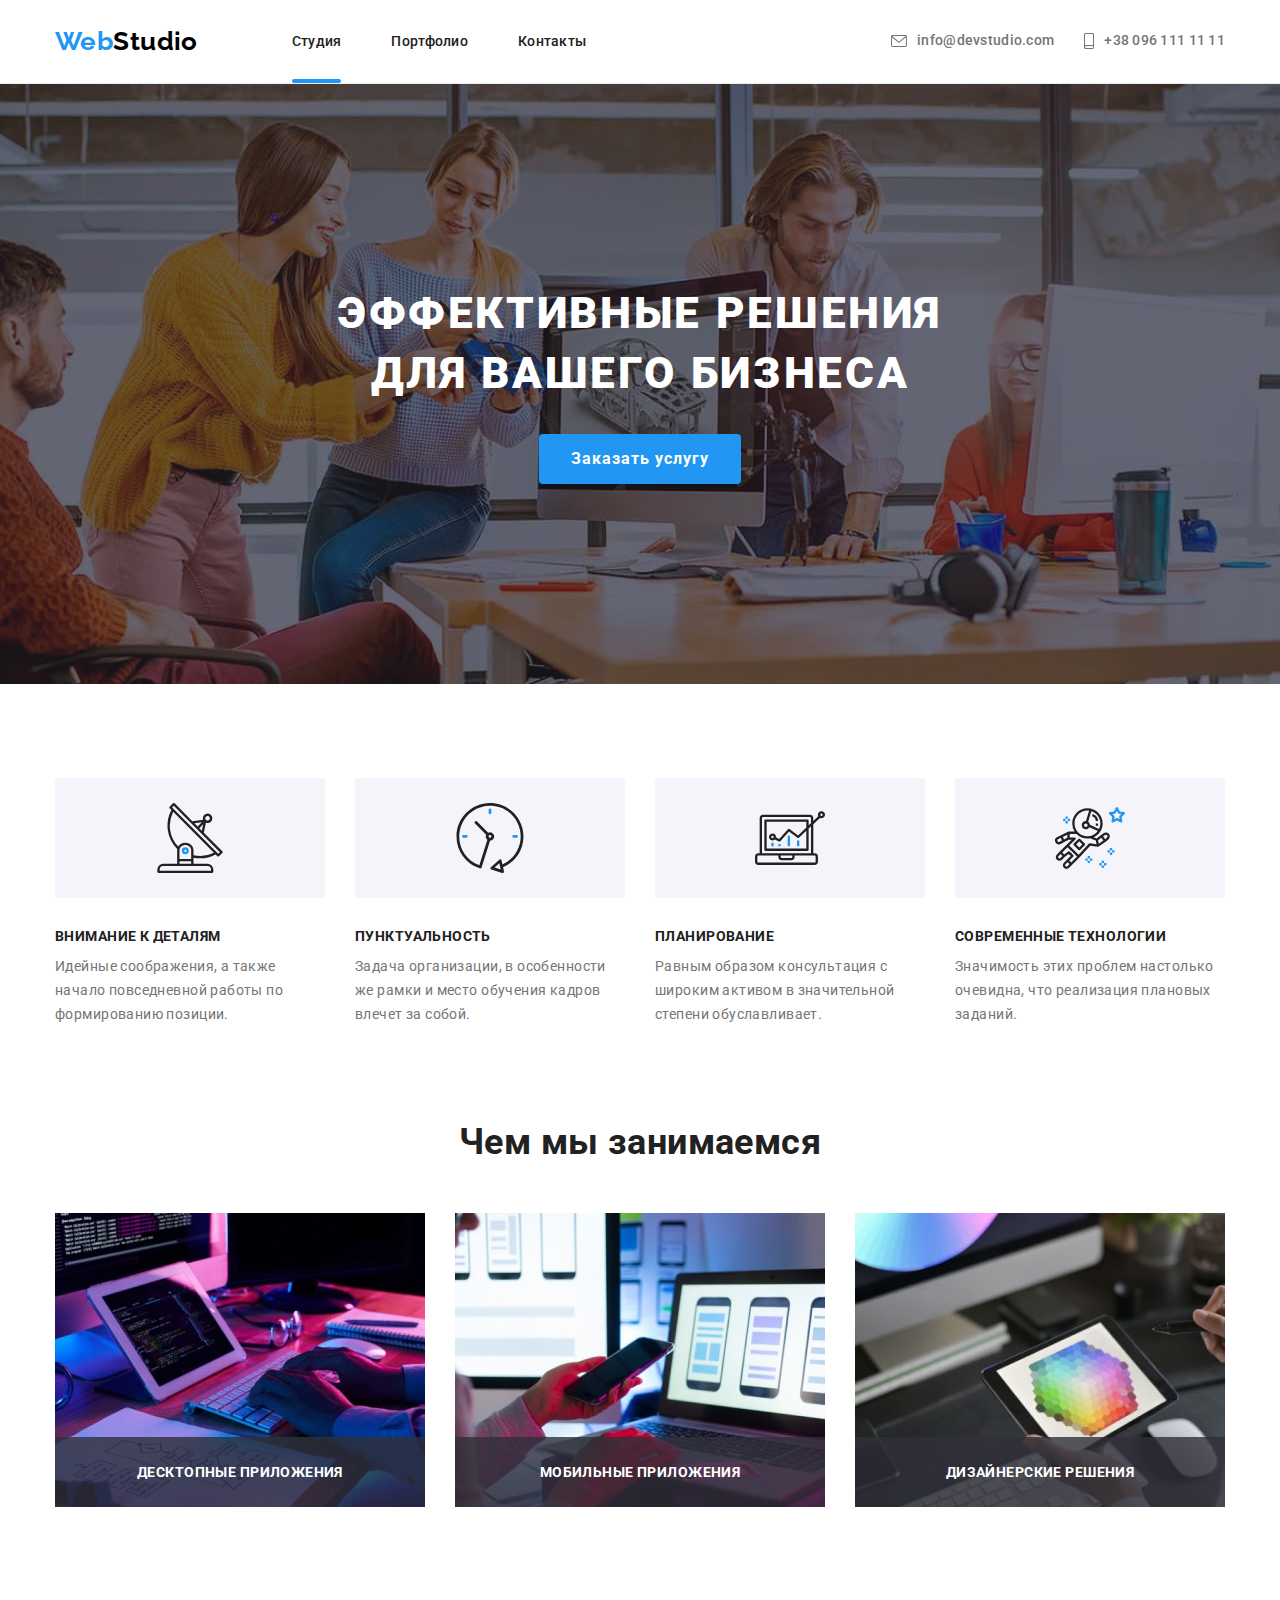
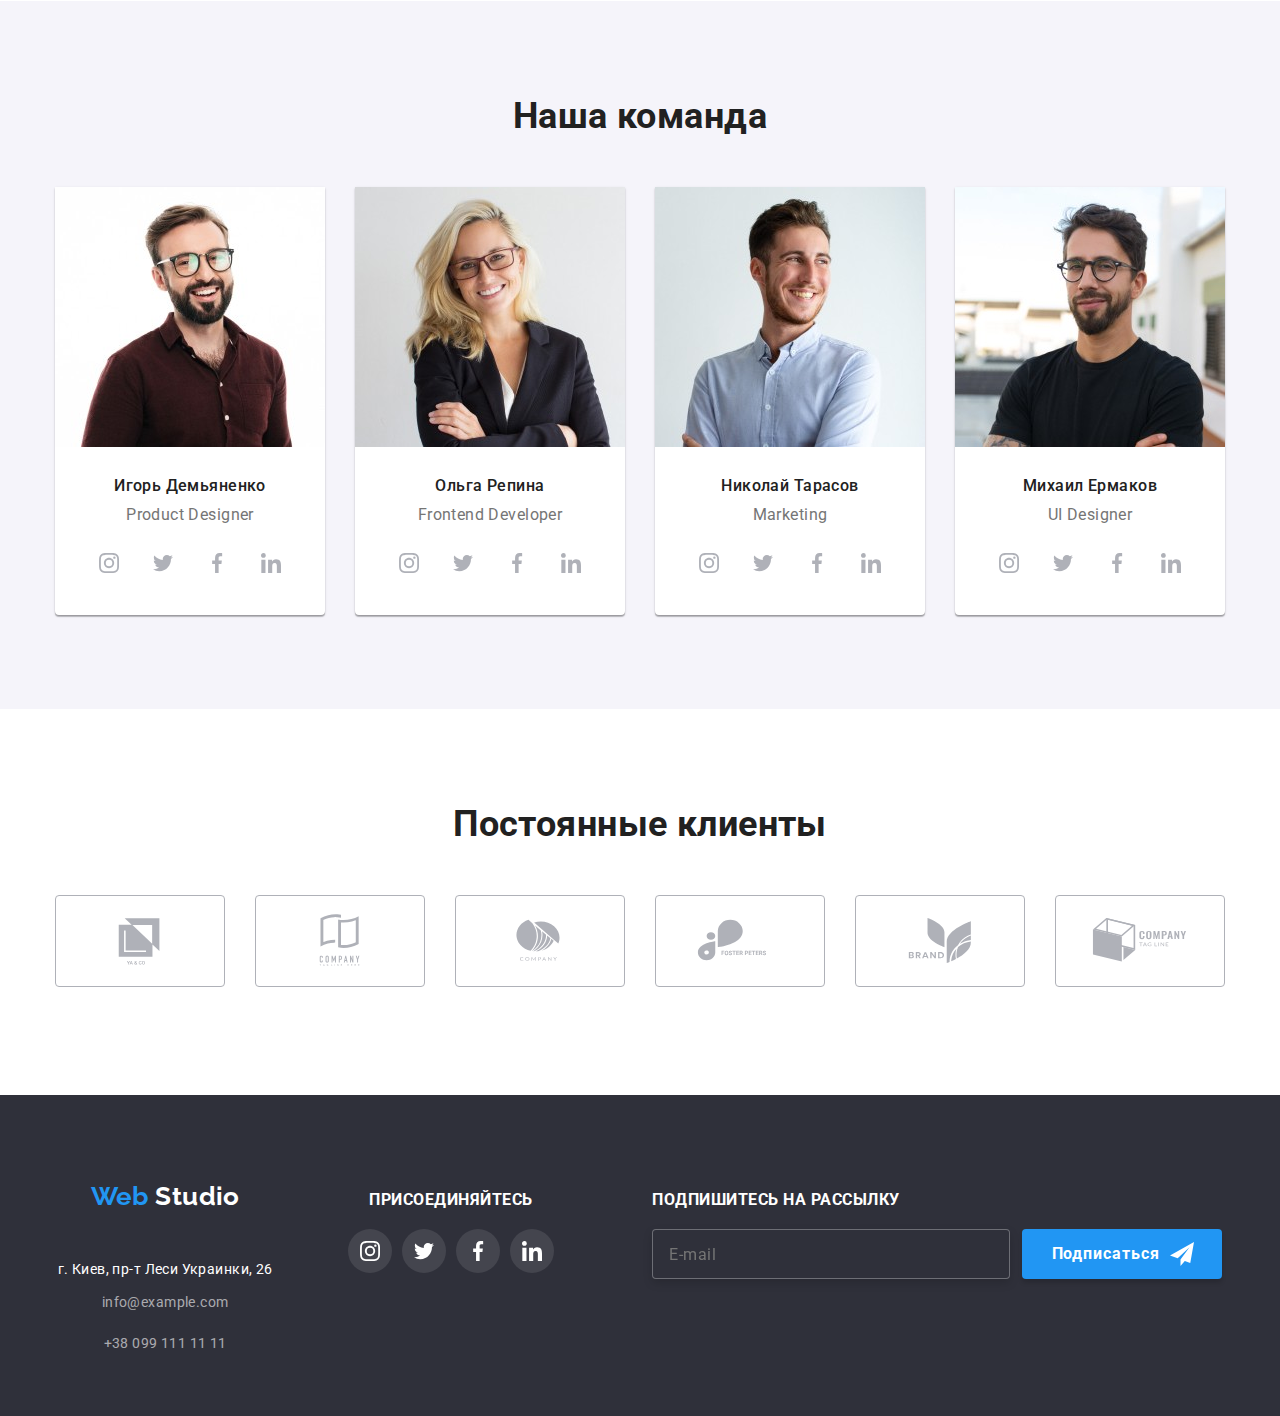
<file: index.html>
<!DOCTYPE html>
<html lang="en">

<head>
    <meta charset="UTF-8">
    <meta http-equiv="X-UA-Compatible" content="IE=edge">
    <meta name="viewport" content="width=device-width, initial-scale=1.0">
    <title>WebStudio</title>
    <link rel="preconnect" href="https://fonts.googleapis.com">
    <link rel="preconnect" href="https://fonts.gstatic.com" crossorigin>
    <link
        href="https://fonts.googleapis.com/css2?family=Raleway:wght@700&family=Roboto:wght@400;500;700;900&display=swap"
        rel="stylesheet">

    <link rel="stylesheet" href="https://cdn.jsdelivr.net/npm/modern-normalize@1.1.0/modern-normalize.min.css" />
    
    <link rel="stylesheet" href="./css/main.min.css">
    <link rel="stylesheet" href="./css/styles.css">
    

</head>

<body data-body>
<header class="page-heder">
    <div class="container heder">
        <nav class="main-nav">
            <a class="heder-logo logo" href="./index.html" aria-label="Посилання на студію" lang="en">Web<span
                    class="studio">Studio</span></a>
            <ul class="site-nav list">
                <li class="item studio-hover"><a href="./index.html" class="link current" aria-label="Studio_link">Студия</a></li>
                <li class="item "><a href="./portfolio.html" class="link " aria-label="Portfolio_link">Портфолио</a></li>
                <li class="item"><a href="" class="link">Контакты</a></li>
            </ul>
        </nav>

        <button class="mobile-menu-btn" type="button" aria-label="menu button" data-menu-button>
            <svg class="mobile-menu-icon" width="24" height="16">
                <use class="mobile-menu-burger" href="./images/icons.svg#icon-menu" aria-label="open menu"></use>
                <use class="mobile-menu-close" href="./images/icons.svg#icon-close-menu" aria-label="close menu"></use>
            </svg>
        </button>
        
        <div class="heder-contacts">
            <ul class="contacts list">
                <li class="item">
                    <a href="mailto:info@devstudio.com" class="contacts-link" aria-label="mail-adress">
                        <svg class="envelope" width="16" height="12">
                            <use href="./images/icons.svg#icon-envelope"></use>
                        </svg>info@devstudio.com</a>
                </li>
                <li class="item">
                    <a href="tel:+380961111111" class="contacts-link" aria-label="phone_number">
                        <svg class="smartphone" width="10" height="16">
                            <use href="./images/icons.svg#icon-smartphone"></use>
                        </svg> +38 096 111 11 11</a>
                </li>
            </ul>
        </div>
       
    </div>
</header>

    <main>
        <section class="hero overlay">
            <div class="hero__container container">
                <h1 class="hero__title">Эффективные решения для вашего бизнеса </h1>
                <button  class="hero__button btn" type="button" aria-label="button order" data-modal-open>Заказать услугу </button>
            </div>
        </section>
         <section class=" specialty">
            <div class="container specialty__conteiner">
                <h2 class="section-title specialty__h-hidden"> Основные критерии</h2>
                <ul class="list specialty__list">
                    <li class="specialty__items ">
                        <div class="specialty__icon">
                            <svg width="70" height="70">
                                <use href="./images/icons.svg#icon-antenna"></use>
                            </svg>
                        </div>
                        <h3 class="specialty__title">Внимание к деталям</h3>
                        <p class="specialty__text">Идейные соображения, а также начало повседневной работы по формированию
                            позиции.</p>
                    </li>
                    <li class="specialty__items ">
                        <div class="specialty__icon">
                            <svg width="70" height="70">
                                <use href="./images/icons.svg#icon-clock"></use>
                            </svg>
                        </div>
                        <h3 class="specialty__title">Пунктуальность</h3>
                        <p class="specialty__text">Задача организации, в особенности же рамки и место обучения кадров влечет за
                            собой.</p>
                    </li>
                    <li class="specialty__items ">
                        <div class="specialty__icon">
                            <svg width="70" height="70">
                                <use href="./images/icons.svg#icon-diagram"></use>
                            </svg>
                        </div>
                        <h3 class="specialty__title">Планирование</h3>
                        <p class="specialty__text">Равным образом консультация с широким активом в значительной степени
                            обуславливает.</p>
                    </li>
                    <li class="specialty__items ">
                        <div class="specialty__icon">
                            <svg width="70" height="70">
                                <use href="./images/icons.svg#icon-astronaut"></use>
                            </svg>
                        </div>
                        <h3 class="specialty__title">Современные технологии</h3>
                        <p class="specialty__text">Значимость этих проблем настолько очевидна, что реализация плановых заданий.
                        </p>
                    </li>
                </ul>
            </div>
        </section> 
       <section class="work section ">
            <div class="work__container container">
                <h2 class="work__title section-title">Чем мы занимаемся</h2>
                <ul class="list work__list ">
                    <li class="work__item ">
                        <img class="work__img" src="./images/work/img01lg.jpg" alt="отображена работа над файлом-html" width="370">
                        <p class="work__text"> Десктопные приложения</p>
                    </li>
                    <li class="work__item  ">
                        <img class="work__img" src="./images/work/img02lg.jpg"
                            alt="отображена работа с гаджетами (телефон+ноутбук)" width="370">
                        <p class="work__text"> Мобильные приложения</p>
                       
                    </li>
                    <li class="work__item  ">
                        <img class="work__img" src="./images/work/img03lg.jpg" alt="на планшете отображена палитра тонов" width="370">
                        <p class="work__text"> Дизайнерские решения</p>
                    </li>
                </ul>
            </div>
        </section> 
        <section class="section section-team">
            <div class="team container">
                <h2 class="team__title section-title">Наша команда </h2>
                <ul class="team-list card-set list">
                    <li class="team-list__item card-set-item">
                        <picture>
                            <source 
                                media="(min-width: 1200px)"
                                srcset="./images/team/img01lg.jpg 1x, ./images/team/img01lg@2x.jpg 2x" 
                                type="image/jpg" />
                            <source 
                                media="(min-width: 768px)"
                                srcset="./images/team/img01md.jpg 1x, ./images/team/img01md@2x.jpg 2x" 
                                type="image/jpg" />
                            <source 
                                media="(max-width: 767px)"
                                srcset="./images/team/img-01sm.jpg 1x, ./images/team/img-01sm@2x.jpg 2x" 
                                type="image/jpg" />
                            <img class="team-list__img" src="./images/team/img-01sm.jpg" alt="team member card 1 " width="450">
                        </picture>

                        <div class="team-list__label">
                            <h3 class="team-list__title">Игорь Демьяненко</h3>
                            <p class="team-list__text" lang="en">Product Designer</p>
                            <ul class="social-media list">
                                <li class="list social-media__item">
                                    <a class="social-media__link " href="" target="_blank" rel="noopener noreferrer" aria-label="instagram">
                                        <svg class="social-media__icon" width="20" height="20">
                                            <use href="./images/icons.svg#icon-instagram"></use>
                                        </svg>
                                    </a>
                            
                                </li>
                                <li class="list social-media__item">
                                    <a class="social-media__link " href="" target="_blank" rel="noopener noreferrer" aria-label="twitter">
                                        <svg class="social-media__icon" width="20" height="20">
                                            <use href="./images/icons.svg#icon-twitter"></use>
                                        </svg>
                                    </a>
                            
                                </li>
                                <li class="list social-media__item">
                                    <a class="social-media__link " href="" target="_blank" rel="noopener noreferrer" aria-label="facebook">
                                        <svg class="social-media__icon" width="20" height="20">
                                            <use href="./images/icons.svg#icon-facebook"></use>
                                        </svg>
                                    </a>
                                </li>
                                <li class="list social-media__item">
                                    <a class="social-media__link " href="" target="_blank" rel="noopener noreferrer" aria-label="linkedin">
                                        <svg class="social-media__icon" width="20" height="20">
                                            <use href="./images/icons.svg#icon-linkedin"></use>
                                        </svg>
                                    </a>
                                </li>
                            </ul>
                        </div>

                    </li>
                    <li class="team-list__item card-set-item">
                        <picture>
                            <source 
                             media="(min-width: 1200px)" 
                             srcset="./images/team/img02lg.jpg 1x, ./images/team/img02lg@2x.jpg 2x"
                             type="image/jpg" />
                            <source 
                             media="(min-width: 768px)" 
                             srcset="./images/team/img02md.jpg 1x, ./images/team/img02md@2x.jpg 2x"
                             type="image/jpg" />
                            <source 
                             media="(max-width: 767px)" 
                             srcset="./images/team/img-02sm.jpg 1x, ./images/team/img-02sm@2x.jpg 2x"
                             type="image/jpg" />
                            <img class="team-list__img" src="./images/team/img-02sm.jpg" alt="team member card 2" width="450">
                        </picture>
                        
                        <div class="team-list__label">
                            <h3 class="team-list__title">Ольга Репина</h3>
                            <p class="team-list__text" lang="en">Frontend Developer</p>
                            <ul class="social-media list">
                                <li class="list social-media__item">
                                    <a class="social-media__link " href="" target="_blank" rel="noopener noreferrer" aria-label="instagram">
                                        <svg class="social-media__icon" width="20" height="20">
                                            <use href="./images/icons.svg#icon-instagram"></use>
                                        </svg>
                                    </a>
                            
                                </li>
                                <li class="list social-media__item">
                                    <a class="social-media__link " href="" target="_blank" rel="noopener noreferrer" aria-label="twitter">
                                        <svg class="social-media__icon" width="20" height="20">
                                            <use href="./images/icons.svg#icon-twitter"></use>
                                        </svg>
                                    </a>
                            
                                </li>
                                <li class="list social-media__item">
                                    <a class="social-media__link " href="" target="_blank" rel="noopener noreferrer" aria-label="facebook">
                                        <svg class="social-media__icon" width="20" height="20">
                                            <use href="./images/icons.svg#icon-facebook"></use>
                                        </svg>
                                    </a>
                                </li>
                                <li class="list social-media__item">
                                    <a class="social-media__link " href="" target="_blank" rel="noopener noreferrer" aria-label="linkedin">
                                        <svg class="social-media__icon" width="20" height="20">
                                            <use href="./images/icons.svg#icon-linkedin"></use>
                                        </svg>
                                    </a>
                                </li>
                            </ul>
                        </div>

                    </li>
                    <li class="team-list__item card-set-item">
                        <picture>
                            <source 
                            media="(min-width: 1200px)" 
                            srcset="./images/team/img03lg.jpg 1x, ./images/team/img03lg@2x.jpg 2x"
                            type="image/jpg" />
                            <source 
                            media="(min-width: 768px)" 
                            srcset="./images/team/img03md@2x.jpg 1x, ./images/team/img02md@2x.jpg 2x"
                            type="image/jpg" />
                            <source 
                            media="(max-width: 767px)" 
                            srcset="./images/team/img-03sm.jpg 1x, ./images/team/img-03sm@2x.jpg 2x"
                            type="image/jpg" />
                            <img class="team-list__img" src="./images/team/img-03sm.jpg" alt="team member card 3" width="450">
                        </picture>
                        
                        <div class="team-list__label">
                            <h3 class="team-list__title">Николай Тарасов</h3>
                            <p class="team-list__text" lang="en">Marketing</p>
                            <ul class="social-media list">
                                <li class="list social-media__item">
                                    <a class="social-media__link " href="" target="_blank" rel="noopener noreferrer" aria-label="instagram">
                                        <svg class="social-media__icon" width="20" height="20">
                                            <use href="./images/icons.svg#icon-instagram"></use>
                                        </svg>
                                    </a>
                            
                                </li>
                                <li class="list social-media__item">
                                    <a class="social-media__link " href="" target="_blank" rel="noopener noreferrer" aria-label="twitter">
                                        <svg class="social-media__icon" width="20" height="20">
                                            <use href="./images/icons.svg#icon-twitter"></use>
                                        </svg>
                                    </a>
                            
                                </li>
                                <li class="list social-media__item">
                                    <a class="social-media__link " href="" target="_blank" rel="noopener noreferrer" aria-label="facebook">
                                        <svg class="social-media__icon" width="20" height="20">
                                            <use href="./images/icons.svg#icon-facebook"></use>
                                        </svg>
                                    </a>
                                </li>
                                <li class="list social-media__item">
                                    <a class="social-media__link " href="" target="_blank" rel="noopener noreferrer" aria-label="linkedin">
                                        <svg class="social-media__icon" width="20" height="20">
                                            <use href="./images/icons.svg#icon-linkedin"></use>
                                        </svg>
                                    </a>
                                </li>
                            </ul>
                        </div>

                    </li>
                    <li class="team-list__item card-set-item">
                        <picture>
                            <source 
                            media="(min-width: 1200px)" 
                            srcset="./images/team/img04lg.jpg 1x, ./images/team/img04lg@2x.jpg 2x"
                            type="image/jpg" />
                            <source 
                            media="(min-width: 768px)" 
                            srcset="./images/team/img04md.jpg 1x, ./images/team/img04md@2x.jpg 2x"
                            type="image/jpg" />
                            <source 
                            media="(max-width: 767px)" 
                            srcset="./images/team/img-04sm.jpg 1x, ./images/team/img-04sm@2x.jpg 2x"
                            type="image/jpg" />
                        <img class="team-list__img" src="./images/team/img-04sm.jpg" alt="team member card 4" width="450">
                        </picture>
                        
                        <div class="team-list__label">
                            <h3 class="team-list__title">Михаил Ермаков</h3>
                            <p class="team-list__text" lang="en">UI Designer </p>
                            <ul class="social-media list">
                                <li class="list social-media__item">
                                    <a class="social-media__link " href="" target="_blank" rel="noopener noreferrer" aria-label="instagram">
                                        <svg class="social-media__icon" width="20" height="20">
                                            <use href="./images/icons.svg#icon-instagram"></use>
                                        </svg>
                                    </a>
                            
                                </li>
                                <li class="list social-media__item">
                                    <a class="social-media__link " href="" target="_blank" rel="noopener noreferrer" aria-label="twitter">
                                        <svg class="social-media__icon" width="20" height="20">
                                            <use href="./images/icons.svg#icon-twitter"></use>
                                        </svg>
                                    </a>
                            
                                </li>
                                <li class="list social-media__item">
                                    <a class="social-media__link " href="" target="_blank" rel="noopener noreferrer" aria-label="facebook">
                                        <svg class="social-media__icon" width="20" height="20">
                                            <use href="./images/icons.svg#icon-facebook"></use>
                                        </svg>
                                    </a>
                                </li>
                                <li class="list social-media__item">
                                    <a class="social-media__link " href="" target="_blank" rel="noopener noreferrer" aria-label="linkedin">
                                        <svg class="social-media__icon" width="20" height="20">
                                            <use href="./images/icons.svg#icon-linkedin"></use>
                                        </svg>
                                    </a>
                                </li>
                            </ul>
                        </div>

                    </li>
                </ul>
            </div>
        </section>

    <section class="clients section">
            <div class="clients__container container">
                <h2 class="clients__title section-title ">Постоянные клиенты</h2>
                <ul class="clients__items">
                    <li class="list clients__item">
                        <svg class="clients__icon" width="106" height="60">
                            <use href="./images/icons.svg#icon-logo"></use>
                        </svg>
                       
                    </li>
                    <li class="list clients__item">
                        <svg class="clients__icon" width="106" height="60">
                            <use href="./images/icons.svg#icon-logo-1"></use>
                        </svg>
                    </li>
                    <li class="list clients__item">
                        <svg class="clients__icon" width="106" height="60">
                            <use href="./images/icons.svg#icon-logo-2"></use>
                        </svg>
                    </li>
                    <li class="list clients__item">
                        <svg class="clients__icon" width="106" height="60">
                            <use href="./images/icons.svg#icon-logo-3"></use>
                        </svg>
                    </li>
                    <li class="list clients__item">
                        <svg class="clients__icon" width="106" height="60">
                            <use href="./images/icons.svg#icon-logo-4"></use>
                        </svg>
                    </li>
                    <li class="list clients__item">
                        <svg class="clients__icon" width="106" height="60">
                            <use href="./images/icons.svg#icon-logo-6"></use>
                        </svg>
                    </li>
                </ul>
            </div>
        
        </section>
    </main>

 <footer class="page-footer">
        <div class="container container-footer">
            <div class="address-container">
                <a class="logo footer-logo" href="./index.html" aria-label="Studio_link" lang="en">Web
                    <span class="footer-studio">Studio</span></a>
                <address class="address-text">
                    <div class="address-box">
                        <ul class="list address-list">
                            <li class="google-address">
                                <a href="https://www.google.com.ua/maps/place/бул.+Леси+Украинки,+26,+Киев,+Украина"
                                    class="address-link" aria-label="google_address">г.
                                    Киев, пр-т Леси
                                    Украинки, 26</a>
                            </li>
                            <li class="mail-adress"><a href="mailto:info@example.com " class="link-footer" aria-label="mail-adress">info@example.com</a>
                            </li>
                            <li class="tel-number"><a href="tel:+380991111111" class="link-footer" aria-label="phone_number"> +38 099 111 11 11 </a></li>
                        </ul>
                    </div>
                
                </address>
            </div>
           
            <div class="social">
                <h3 class="title">присоединяйтесь</h3>
                <ul class="social-media list">
                    <li class="list social-media__item">
                        <a class="social-media__link social-footer link" href="" target="_blank" rel="noopener noreferrer" aria-label="instagram">
                            <svg class="social-icon" width="20" height="20">
                                <use href="./images/icons.svg#icon-instagram"></use>
                            </svg>
                        </a>
                
                    </li>
                    <li class="list social-media__item">
                        <a class="social-media__link social-footer link" href="" target="_blank" rel="noopener noreferrer" aria-label="twitter">
                            <svg class="social-icon" width="20" height="20">
                                <use href="./images/icons.svg#icon-twitter"></use>
                            </svg>
                        </a>
                
                    </li>
                    <li class="list social-media__item">
                        <a class="social-media__link social-footer link" href="" target="_blank" rel="noopener noreferrer" aria-label="facebook">
                            <svg class="social-icon" width="20" height="20">
                                <use href="./images/icons.svg#icon-facebook"></use>
                            </svg>
                        </a>
                    </li>
                    <li class="list social-media__item">
                        <a class="social-media__link social-footer link" href="" target="_blank" rel="noopener noreferrer" aria-label="linkedin">
                            <svg class="social-icon" width="20" height="20">
                                <use href="./images/icons.svg#icon-linkedin"></use>
                            </svg>
                        </a>
                    </li>
                </ul>
            
            </div>
            <form class="subscription">
                 
                <div class="input-mail">
                    <h3 class="title"> Подпишитесь на рассылку</h3>
                    <label for="mail"></label>
                    <input class="mail-in" type="email" name="email" id="mail" placeholder="E-mail">
                </div>

                <button class="btn subscription-btn" type="submit">Подписаться<svg class="svg-send" width="24" height="24" aria-label="button sign_up">
                        <use href="./images/icons.svg#icon-icon-send"></use>
                    </svg></button>
            </form>
           
            </div>
           
       
    </footer>


    <!--мобільне menu-->
   <div class="mobile-menu" data-menu>
    <ul class="mobile-menu-nav list">
     <li class="mobile-menu-nav-item link">
        <a class="menu-nav-item current" href="./index.html" aria-label="Studio_link">Студия</a></li>
     <li class="mobile-menu-nav-item link">
        <a class="menu-nav-item" href="./portfolio.html" aria-label="Portfolio_link">Портфолио</a></li>
     <li class="mobile-menu-nav-item link">
        <a class="menu-nav-item" href="" aria-label="contacts_link">Контакты</a></li>
    </ul>
              
    <ul class="mobile-menu-contacts list">
     <li class="mobile-menu-contacts-item link">
        <a class="menu-contacts-tel" href="tel:+380961111111" aria-label="phone_number">+38 096 111 11 11</a>
     </li>
     <li class="mobile-menu-contacts-item link">
        <a class="menu-contacts-mail" href="mailto:info@devstudio.com" aria-label="mail-adress">info@devstudio.com</a>
     </li>
    </ul>
   
    <ul class="mobile-menu-socials list">
     <li class="mobile-menu-socials-item link">
        <a class="menu-socials-item" href="" aria-label="instagram">Instagram</a>
     </li>
     <li class="mobile-menu-socials-item link">
        <a class="menu-socials-item" href="" aria-label="twitter">Twitter</a>
     </li>
     <li class="mobile-menu-socials-item link">
        <a class="menu-socials-item" href="" aria-label="facebook">Facebook</a>
     </li>
     <li class="mobile-menu-socials-item link">
        <a class="menu-socials-item" href="" aria-label="linkedin">LinkedIn</a>
     </li>
    </ul>
                    
   </div>

    <!--модальне вікно-->
     <div class="backdrop is-hidden" data-modal> 
        <div class="modal">
            <button  class="modal-close-btn" type="button" aria-label="modal-close-button" data-modal-close>
                <svg class="close-btn" width="11" height="11">
                    <use href="./images/icons.svg#icon-close"></use>
                </svg>
            </button>

            <form class="application-form">
             <strong class="slogan">Оставьте свои данные, мы вам перезвоним</strong>
             <div class="contact-box">
                <div class="name data">
                    <label class="text-label" for="name" >Имя</label>
                    <input class="inputs" type="text" name="name" id="name">
                    <svg class="contacts-svg" width="12px" height="12px">
                        <use href="./images/icons.svg#icon-vector-name"></use>
                    </svg>
                </div>
                <div class="tel data">
                    <label class="text-label" for="tel">Телефон</label>
                    <input class="inputs" type="tel" name="phone_number" id="tel">
                    <svg class="contacts-svg" width="13px" height="13px">
                        <use href="./images/icons.svg#icon-vector-tel"></use>
                    </svg>
                </div>
                <div class="email data">
                    <label class="text-label" for="email">Почта</label>
                    <input class="inputs" type="email" name="email" id="email">
                    <svg class="contacts-svg" width="15px" height="12px">
                        <use href="./images/icons.svg#icon-vector-mail"></use>
                    </svg>
                </div>
                <div class="coment data">
                    <label class="text-label" for="coment">Комментарий</label>
                    <textarea class="inputs input-coment" name="coment" id="coment" cols="30" rows="3" placeholder="Введите текст"></textarea>
                </div>
             </div>
            
            <div class="checkbox">
            <input class="checkbox-input visually-hidden" type="checkbox" 
                   name="checkbox" id="checkbox" >
            <span class="checkbox-custom">
            <svg class="checkbox-icon" width="11px" height="8px" >
                <use href="./images/icons.svg#icon-vector-check"></use>
            </svg>
            </span>
            <label class="text-check" for="checkbox">Соглашаюсь с рассылкой и принимаю 
                          <a class="check-link" href="" aria-label="agreement">Условия договора</a> 
            </label>
            </div>
             
             <button class="btn application-btn" type="submit" aria-label="button-send">Отправить</button>
            </form>
                
            
        </div>
    </div> 

    <script src="./js/modal.js"></script>
    <script src="./js/menu.js"></script>
</body>

</html>
</file>
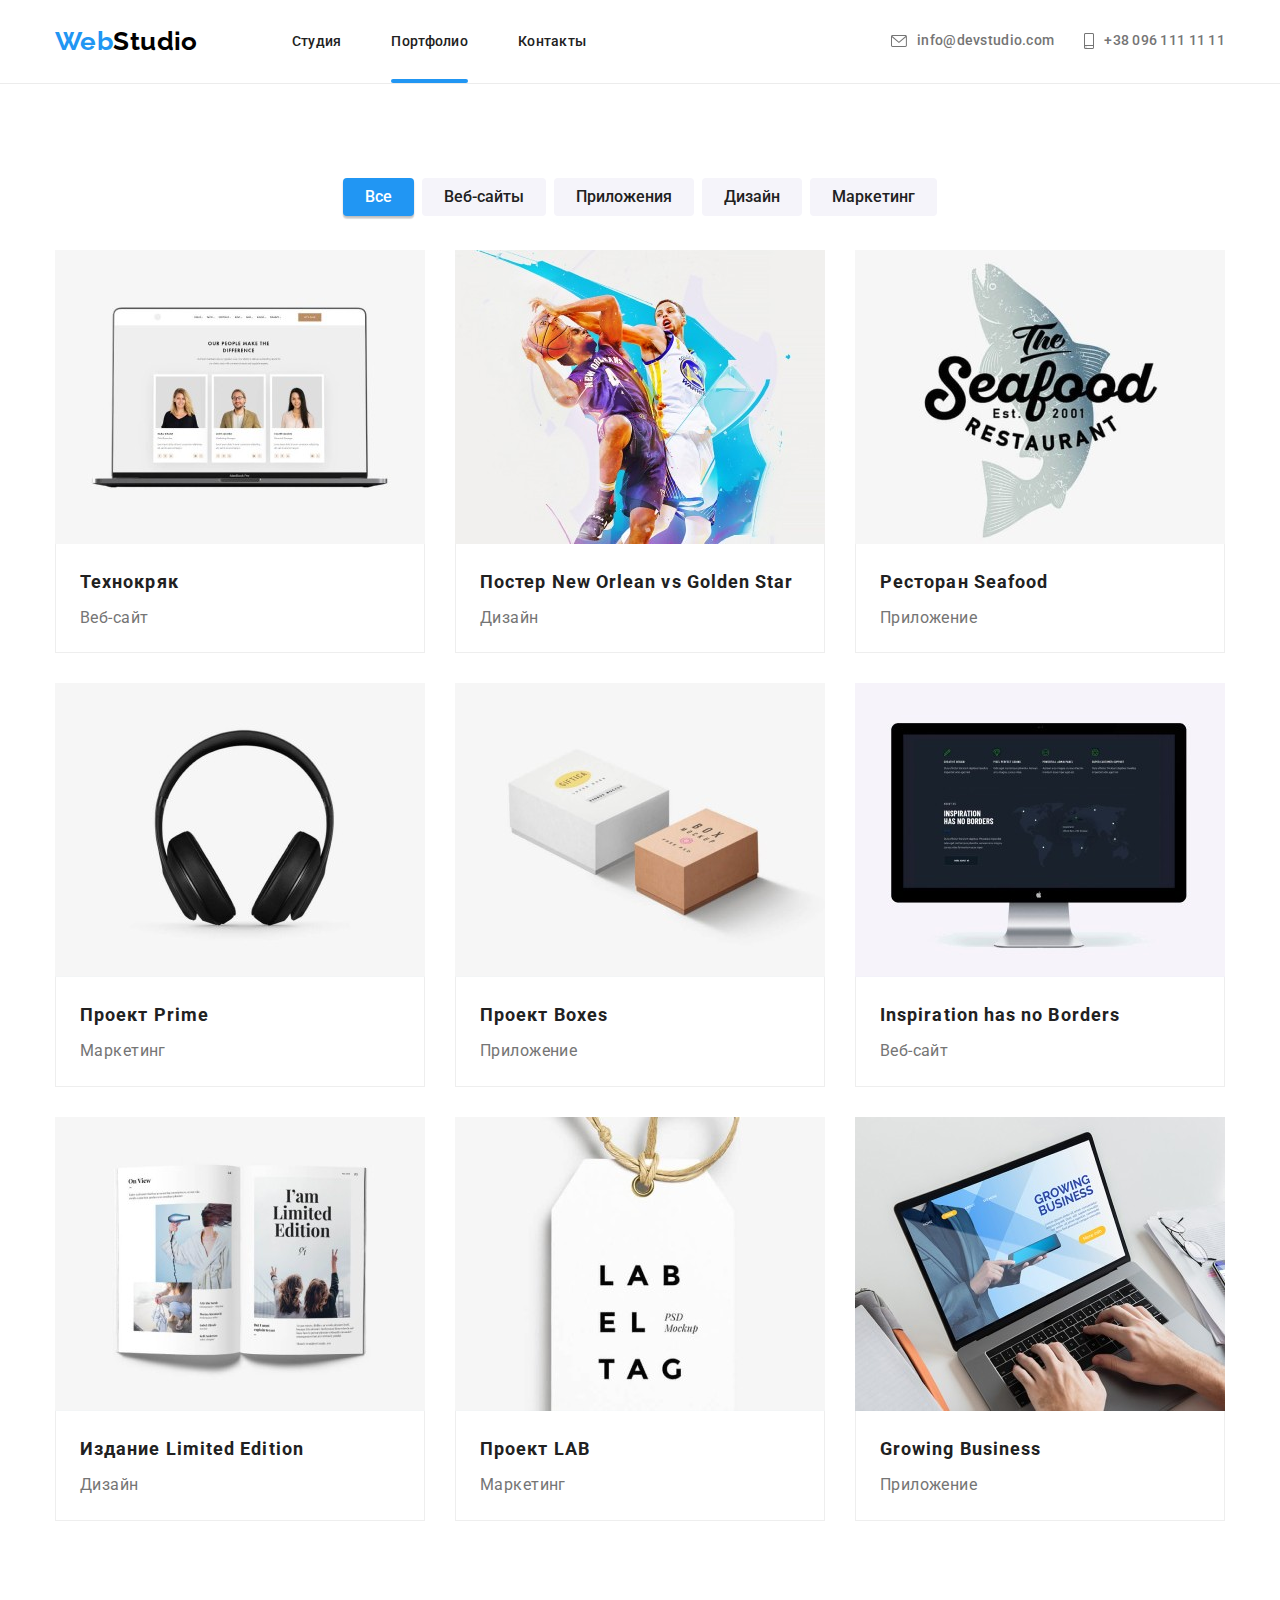
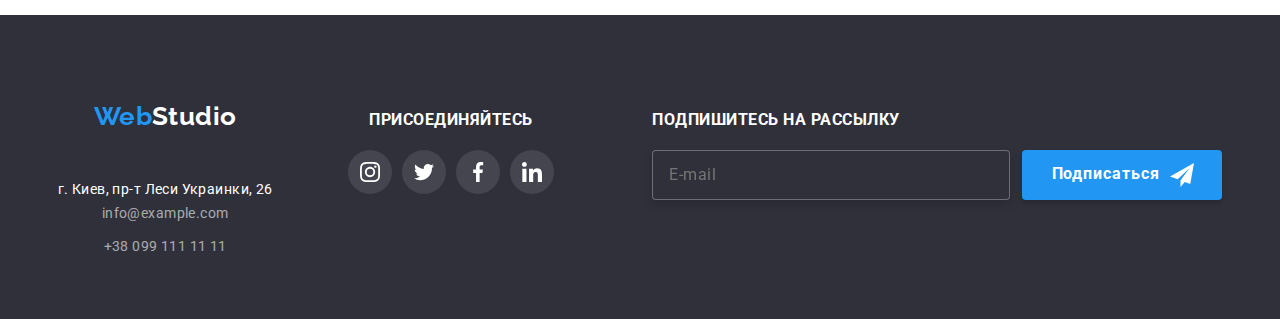
<file: portfolio.html>
<!DOCTYPE html>
<html lang="en">

<head>
  <meta charset="UTF-8">
  <meta http-equiv="X-UA-Compatible" content="IE=edge">
  <meta name="viewport" content="width=device-width, initial-scale=1.0">
  <title>WebStudio</title>
  <link rel="preconnect" href="https://fonts.googleapis.com">
  <link rel="preconnect" href="https://fonts.gstatic.com" crossorigin>
  <link href="https://fonts.googleapis.com/css2?family=Raleway:wght@700&family=Roboto:wght@400;500;700;900&display=swap"
    rel="stylesheet">

  <link rel="stylesheet" href="https://cdn.jsdelivr.net/npm/modern-normalize@1.1.0/modern-normalize.min.css" />
  
  <link rel="stylesheet" href="./css/main.min.css">
  <link rel="stylesheet" href="./css/styles.css">
 
  
</head> 

<body>
<header class="page-heder">
  <div class="container heder">
    <nav class="main-nav">
      <a class="heder-logo logo" href="./index.html" aria-label="Studio_link" lang="en">Web<span
          class="studio">Studio</span></a>
      <ul class="site-nav list">
        <li class="item "><a href="./index.html" class="link " aria-label="Studio_link">Студия</a></li>
        <li class="item studio-hover"><a href="./portfolio.html" class="link current" aria-label="Portfolio_link">Портфолио</a></li>
        <li class="item"><a href="" class="link" aria-label="contacts-link">Контакты</a></li>
      </ul>
    </nav>

    <button class="mobile-menu-btn" type="button" aria-label="menu button" data-menu-button>
      <svg class="mobile-menu-icon" width="24" height="16">
        <use class="mobile-menu-burger" href="./images/icons.svg#icon-menu"></use>
        <use class="mobile-menu-close" href="./images/icons.svg#icon-close-menu"></use>
      </svg>
    </button>

        <div class="heder-contacts">
          <ul class="contacts list">
            <li class="item">
              <a href="mailto:info@devstudio.com" class="contacts-link" aria-label="mail-adress">
                <svg class="envelope" width="16" height="12">
                  <use href="./images/icons.svg#icon-envelope"></use>
                </svg>info@devstudio.com</a>
            </li>
            <li class="item">
              <a href="tel:+380961111111" class="contacts-link" aria-label="phone_number">
                <svg class="smartphone" width="10" height="16">
                  <use href="./images/icons.svg#icon-smartphone"></use>
                </svg> +38 096 111 11 11</a>
            </li>
          </ul>
        </div>

  </div>
</header>

  <main>
    <section class="portfolio ">
      <div class="container">
        <h1 class="visually-hidden h-hidden">Portfolio</h1>
        <ul class="button-list list">
          <li class="button-item"><button class="filter-button current" type="button" >Все</button></li>
          <li class="button-item"><button class="filter-button" type="button">Веб-сайты</button></li>
          <li class="button-item"><button class="filter-button" type="button">Приложения</button></li>
          <li class="button-item"><button class="filter-button" type="button">Дизайн</button></li>
          <li class="button-item"><button class="filter-button" type="button">Маркетинг</button></li>
        </ul>
        <ul class="list portfolio-card card-set">
          <li class="card-set-item  portfolio-card-img">
            <a href="">
              <div class="portfolio-item">

                <picture>
                  <source 
                   media="(min-width: 1200px)" 
                   srcset="./images/portfolio-img/img01lg.jpg 1x, ./images/portfolio-img/img01lg@2x.jpg 2x" 
                   type="image/jpg" 
                  />
                  <source media="(min-width: 768px)"
                    srcset="./images/portfolio-img/img01md.jpg 1x, ./images/portfolio-img/img01md@2x.jpg 2x" 
                    type="image/jpg" />
                    <source media="(max-width: 767px)"
                      srcset="./images/portfolio-img/img01sm.jpg 1x, ./images/portfolio-img/img01sm@2x.jpg 2x" 
                      type="image/jpg" />

                  <img src="./images/portfolio-img/img01sm.jpg" alt="лептоп с визуализацией команды" width="450">
                </picture>

                <div class="portfolio-overlay">
                  <p class="portfolio-desc">
                    Ресурс предлагает комплексные предложения с разным уровнем функционала и сервисов. Все это позволит
                    посетителю
                    получить
                    исчерпывающие сведения о компании или частном лице.
                  </p>
                </div>
              </div>

              <div class="card-name card-title">
                <h2 class=" portfolio-title">Технокряк</h2>
                <p class=" portfolio-text">Веб-сайт</p>
              </div>
            </a>
          </li>
          <li class="card-set-item portfolio-card-img">
            <a href="">
              <div class="portfolio-item">

                    <picture>
                      <source 
                      media="(min-width: 1200px)"
                        srcset="./images/portfolio-img/img02lg.jpg 1x, ./images/portfolio-img/img02lg@2x.jpg 2x" 
                        type="image/jpg" />
                      <source 
                      media="(min-width: 768px)"
                        srcset="./images/portfolio-img/img02md.jpg 1x, ./images/portfolio-img/img02md@2x.jpg 2x" 
                        type="image/jpg" />
                      <source 
                      media="(max-width: 767px)"
                        srcset="./images/portfolio-img/img02sm.jpg 1x, ./images/portfolio-img/img02sm@2x.jpg 2x" 
                        type="image/jpg" />
                    
                      <img src="./images/portfolio-img/img02sm.jpg" alt="игроки баскетбола во время прыжка" width="450">
                    </picture>
                     
                <div class="portfolio-overlay">
                  <p class="portfolio-desc">
                    Ресурс предлагает комплексные предложения с разным уровнем функционала и сервисов. Все это позволит
                    посетителю
                    получить
                    исчерпывающие сведения о компании или частном лице.
                  </p>
                </div>
              </div>

              <div class="card-name card-title">
                <h2 class=" portfolio-title">Постер New Orlean vs Golden Star</h2>
                <p class=" portfolio-text">Дизайн</p>
              </div>
            </a>
          </li>
          <li class="card-set-item portfolio-card-img">
            <a href="">
              <div class="portfolio-item">

              <picture>
                <source 
                  media="(min-width: 1200px)"
                  srcset="./images/portfolio-img/img03lg.jpg 1x, ./images/portfolio-img/img03lg@2x.jpg 2x" 
                  type="image/jpg" />
                <source 
                  media="(min-width: 768px)"
                  srcset="./images/portfolio-img/img03md.jpg 1x, ./images/portfolio-img/img03sm@2x.jpg 2x" 
                  type="image/jpg" />
                <source 
                  media="(max-width: 767px)"
                  srcset="./images/portfolio-img/img03sm.jpg 1x, ./images/portfolio-img/img03sm@2x.jpg 2x" 
                  type="image/jpg" />
                <img src="./images/portfolio-img/img03sm.jpg" alt="логотип ресторана" width="450">
              </picture>

                <div class="portfolio-overlay">
                  <p class="portfolio-desc">
                    Ресурс предлагает комплексные предложения с разным уровнем функционала и сервисов. Все это позволит
                    посетителю
                    получить
                    исчерпывающие сведения о компании или частном лице.
                  </p>
                </div>

              </div>
              <div class="card-name card-title">
                <h2 class="portfolio-title">Ресторан Seafood</h2>
                <p class="portfolio-text">Приложение</p>
              </div>
            </a>
          </li>
          <li class="card-set-item portfolio-card-img">
            <a href="">
              <div class="portfolio-item">

                <picture>
                  <source 
                    media="(min-width: 1200px)"
                    srcset="./images/portfolio-img/img04lg.jpg 1x, ./images/portfolio-img/img04md@2x.jpg 2x"
                     type="image/jpg" />
                  <source 
                    media="(min-width: 768px)"
                    srcset="./images/portfolio-img/img04md.jpg 1x, ./images/portfolio-img/img04md@2x.jpg 2x" 
                    type="image/jpg" />
                  <source 
                    media="(max-width: 767px)"
                    srcset="./images/portfolio-img/img04sm.jpg 1x, ./images/portfolio-img/img04sm@2x.jpg 2x" 
                    type="image/jpg" />
                  <img src="./images/portfolio-img/img04sm.jpg" alt="безпроводные наушники" width="450">
                </picture>

                <div class="portfolio-overlay">
                  <p class="portfolio-desc">
                    Ресурс предлагает комплексные предложения с разным уровнем функционала и сервисов. Все это позволит
                    посетителю
                    получить
                    исчерпывающие сведения о компании или частном лице.
                  </p>
                </div>
              </div>

              <div class="card-name card-title">
                <h2 class="portfolio-title">Проект Prime</h2>
                <p class="portfolio-text">Маркетинг</p>
              </div>
            </a>
          </li>
          <li class="card-set-item portfolio-card-img">
            <a href="">
              <div class="portfolio-item">

                <picture>
                  <source 
                    media="(min-width: 1200px)"
                    srcset="./images/portfolio-img/img05lg.jpg 1x, ./images/portfolio-img/img05lg@2x.jpg 2x" 
                    type="image/jpg" />
                  <source 
                    media="(min-width: 768px)"
                    srcset="./images/portfolio-img/img05md.jpg 1x, ./images/portfolio-img/img05md@2x.jpg 2x" 
                    type="image/jpg" />
                  <source 
                    media="(max-width: 767px)"
                    srcset="./images/portfolio-img/img05sm.jpg 1x, ./images/portfolio-img/img05sm@2x.jpg 2x" 
                    type="image/jpg" />
                  <img src="./images/portfolio-img/img05sm.jpg" alt="две коробки: белая и бежевая" width="450">
                </picture>
               
                <div class="portfolio-overlay">
                  <p class="portfolio-desc">
                    Ресурс предлагает комплексные предложения с разным уровнем функционала и сервисов. Все это позволит
                    посетителю
                    получить
                    исчерпывающие сведения о компании или частном лице.
                  </p>
                </div>
              </div>

              <div class="card-name card-title">
                <h2 class="portfolio-title">Проект Boxes</h2>
                <p class="portfolio-text">Приложение</p>
              </div>
            </a>
          </li>
          <li class="card-set-item portfolio-card-img">
            <a href="">
              <div class="portfolio-item">

                <picture>
                  <source 
                    media="(min-width: 1200px)"
                    srcset="./images/portfolio-img/img06lg.jpg 1x, ./images/portfolio-img/img06lg@2x.jpg 2x" 
                    type="image/jpg" />
                  <source 
                    media="(min-width: 768px)"
                    srcset="./images/portfolio-img/img06md.jpg 1x, ./images/portfolio-img/img06md@2x.jpg 2x" 
                    type="image/jpg" />
                  <source 
                    media="(max-width: 767px)"
                    srcset="./images/portfolio-img/img06sm.jpg 1x, ./images/portfolio-img/img06sm@2x.jpg 2x" 
                    type="image/jpg" />
                  <img src="./images/portfolio-img/img06sm.jpg" alt="монитор с изображением сайта" width="450">
                </picture>
                
                <div class="portfolio-overlay">
                  <p class="portfolio-desc">
                    Ресурс предлагает комплексные предложения с разным уровнем функционала и сервисов. Все это позволит
                    посетителю
                    получить
                    исчерпывающие сведения о компании или частном лице.
                  </p>
                </div>
              </div>

              <div class="card-name card-title">
                <h2 lang="en" class="portfolio-title">Inspiration has no Borders</h2>
                <p class="portfolio-text">Веб-сайт</p>
              </div>
            </a>
          </li>
          <li class="card-set-item portfolio-card-img">
            <a href="">
              <div class="portfolio-item">

                <picture>
                  <source 
                    media="(min-width: 1200px)"
                    srcset="./images/portfolio-img/img07lg.jpg 1x, ./images/portfolio-img/img07lg@2x.jpg 2x" 
                    type="image/jpg" />
                  <source 
                    media="(min-width: 768px)"
                    srcset="./images/portfolio-img/img07md.jpg 1x, ./images/portfolio-img/img07md@2x.jpg 2x" 
                    type="image/jpg" />
                  <source 
                    media="(max-width: 767px)"
                    srcset="./images/portfolio-img/img07sm.jpg 1x, ./images/portfolio-img/img07sm@2x.jpg 2x" 
                    type="image/jpg" />
                  <img src="./images/portfolio-img/img07sm.jpg" alt="открытая книга с илюстрациями" width="450">
                </picture>
                
                <div class="portfolio-overlay">
                  <p class="portfolio-desc">
                    Ресурс предлагает комплексные предложения с разным уровнем функционала и сервисов. Все это позволит
                    посетителю
                    получить
                    исчерпывающие сведения о компании или частном лице.
                  </p>
                </div>
              </div>

              <div class="card-name card-title">
                <h2 class="portfolio-title">Издание Limited Edition</h2>
                <p class="portfolio-text">Дизайн</p>
              </div>
            </a>
          </li>
          <li class="card-set-item portfolio-card-img">
            <a href="">
              <div class="portfolio-item">

                <picture>
                  <source 
                    media="(min-width: 1200px)"
                    srcset="./images/portfolio-img/img08lg.jpg 1x, ./images/portfolio-img/img08lg@2x.jpg 2x" 
                    type="image/jpg" />
                  <source 
                    media="(min-width: 768px)"
                    srcset="./images/portfolio-img/img08md.jpg 1x, ./images/portfolio-img/img08md@2x.jpg 2x" 
                    type="image/jpg" />
                  <source 
                    media="(max-width: 767px)"
                    srcset="./images/portfolio-img/img08sm.jpg 1x, ./images/portfolio-img/img08sm@2x.jpg 2x" 
                    type="image/jpg" />
                  <img src="./images/portfolio-img/img08sm.jpg" alt="бирка с логотипом" width="450">
                </picture>
               
                <div class="portfolio-overlay">
                  <p class="portfolio-desc">
                    Ресурс предлагает комплексные предложения с разным уровнем функционала и сервисов. Все это позволит
                    посетителю
                    получить
                    исчерпывающие сведения о компании или частном лице.
                  </p>
                </div>
              </div>

              <div class="card-name card-title">
                <h2 class="portfolio-title">Проект LAB</h2>
                <p class="portfolio-text">Маркетинг</p>
              </div>
            </a>
          </li>
          <li class="card-set-item portfolio-card-img">
            <a href="">
              <div class="portfolio-item">

                <picture>
                  <source 
                    media="(min-width: 1200px)"
                    srcset="./images/portfolio-img/img09lg.jpg 1x, ./images/portfolio-img/img09lg@2x.jpg 2x" 
                    type="image/jpg" />
                  <source 
                    media="(min-width: 768px)"
                    srcset="./images/portfolio-img/img09md.jpg 1x, ./images/portfolio-img/img09md@2x.jpg 2x" 
                    type="image/jpg" />
                  <source 
                    media="(max-width: 767px)"
                    srcset="./images/portfolio-img/img09sm.jpg 1x, ./images/portfolio-img/img09sm@2x.jpg 2x" 
                    type="image/jpg" />
                  <img src="./images/portfolio-img/img09sm.jpg" alt="лептоп во время работы" width="450">
                </picture>
                
                <div class="portfolio-overlay">
                  <p class="portfolio-desc">
                    Ресурс предлагает комплексные предложения с разным уровнем функционала и сервисов. Все это позволит
                    посетителю
                    получить
                    исчерпывающие сведения о компании или частном лице.
                  </p>
                </div>
              </div>

              <div class="card-name card-title">
                <h2 lang="en" class=" portfolio-title">Growing Business</h2>
                <p class="portfolio-text">Приложение</p>
              </div>
            </a>
          </li>
        </ul>
      </div>
    </section>
  </main>

  <footer class="page-footer">
    <div class="container container-footer">
      <div class="address-container">
        <a class="logo footer-logo" href="./index.html" aria-label="Studio_link" lang="en">Web<span
            class="footer-studio">Studio</span></a>
        <address class="address-text">
          <div class="address-box">
            <ul class="list">
              <li class="google-address">
                <a href="https://www.google.com.ua/maps/place/бул.+Леси+Украинки,+26,+Киев,+Украина"
                  class="address-link" aria-label="google-address">г.
                  Киев, пр-т Леси
                  Украинки, 26</a>
              </li>
              <li class="mail-adress"><a href="mailto:info@example.com " class="link-footer" aria-label="mail-adress">info@example.com</a>
              </li>
              <li class="tel-number"><a href="tel:+380991111111" class="link-footer" aria-label="phone_number"> +38 099 111 11 11 </a></li>
            </ul>
          </div>
  
        </address>
      </div>
  
      <div class="social">
        <h3 class="title">присоединяйтесь</h3>
        <ul class="social-media list">
          <li class="list social-media__item">
            <a class="social-media__link social-footer link" href="" target="_blank" rel="noopener noreferrer"
              aria-label="instagram">
              <svg class="social-icon" width="20" height="20">
                <use href="./images/icons.svg#icon-instagram"></use>
              </svg>
            </a>
  
          </li>
          <li class="list social-media__item">
            <a class="social-media__link social-footer link" href="" target="_blank" rel="noopener noreferrer"
              aria-label="twitter">
              <svg class="social-icon" width="20" height="20">
                <use href="./images/icons.svg#icon-twitter"></use>
              </svg>
            </a>
  
          </li>
          <li class="list social-media__item">
            <a class="social-media__link social-footer link" href="" target="_blank" rel="noopener noreferrer"
              aria-label="facebook">
              <svg class="social-icon" width="20" height="20">
                <use href="./images/icons.svg#icon-facebook"></use>
              </svg>
            </a>
          </li>
          <li class="list social-media__item">
            <a class="social-media__link social-footer link" href="" target="_blank" rel="noopener noreferrer"
              aria-label="linkedin">
              <svg class="social-icon" width="20" height="20">
                <use href="./images/icons.svg#icon-linkedin"></use>
              </svg>
            </a>
          </li>
        </ul>
  
      </div>
            <form class="subscription">
            
              <div class="input-mail">
                <h3 class="title"> Подпишитесь на рассылку</h3>
                <label for="mail"></label>
                <input class="mail-in" type="email" name="email" id="mail" placeholder="E-mail">
              </div>
            
              <button class="btn subscription-btn" type="submit">Подписаться<svg class="svg-send" width="24" height="24"
                  aria-label="button sign_up">
                  <use href="./images/icons.svg#icon-icon-send"></use>
                </svg></button>
            </form>
  
    </div>
  
  
  </footer>

</body>

</html>
</file>
<file: css/styles.css>

</file>
<file: css/main.min.css>
:root{--primary-text-color: #757575;--title-text-color: #212121;--accent-color: #2196F3;--background-site-color: #E5E5E5;--background-heder-color: #FFFFFF;--footer-color: #2F303A;--background-section-color: #F5F4FA;--color-contacts-address: rgba(255, 255, 255, 0.6);--color-logo-Studio: #000000;--hover-hero-button-color: #188CE8;--portfolio-card-title-color: #EEEEEE;--icon-color: #AFB1B8;--items: 4;--indent: 30px;--hero-color: #C4C4C4;--background-label-color: rgba(47, 48, 58, 0.8);--anim-slow: 250ms cubic-bezier(0.4, 0, 0.2, 1)}.visually-hidden{position:absolute;white-space:nowrap;width:1px;height:1px;overflow:hidden;border:0;padding:0;clip:rect(0 0 0 0);-webkit-clip-path:inset(50%);clip-path:inset(50%);margin:-1px}body{color:var(--primary-text-color);font-family:Roboto,sans-serif;letter-spacing:.03em;font-size:14px}h1,h2,h3,p{margin:0}.list{list-style:none;margin:0;padding:0}img{display:block;max-width:100%;height:auto}a{text-decoration:none;-webkit-transition:-webkit-box-shadow var(--anim-slow);transition:-webkit-box-shadow var(--anim-slow);transition:box-shadow var(--anim-slow);transition:box-shadow var(--anim-slow), -webkit-box-shadow var(--anim-slow)}.card-set{display:-webkit-box;display:-ms-flexbox;display:flex;-ms-flex-wrap:wrap;flex-wrap:wrap;margin:calc(-1*var(--indent)/2)}.card-set-item{-ms-flex-preferred-size:calc((100% - var(--indent)*var(--items))/var(--items));flex-basis:calc((100% - var(--indent)*var(--items))/var(--items));margin:calc(var(--indent)/2);-webkit-transition:-webkit-box-shadow var(--anim-slow);transition:-webkit-box-shadow var(--anim-slow);transition:box-shadow var(--anim-slow);transition:box-shadow var(--anim-slow), -webkit-box-shadow var(--anim-slow)}.btn{display:-webkit-box;display:-ms-flexbox;display:flex;-webkit-box-align:center;-ms-flex-align:center;align-items:center;-webkit-box-pack:center;-ms-flex-pack:center;justify-content:center;border:0;background-color:var(--accent-color);color:var(--background-heder-color);-webkit-box-shadow:0px 4px 4px rgba(0,0,0,.15);box-shadow:0px 4px 4px rgba(0,0,0,.15);border-radius:4px;font-weight:700;font-size:16px;line-height:1.9;letter-spacing:.06em;cursor:pointer;font-family:inherit;-webkit-transition:color var(--anim-slow),background-color var(--anim-slow);transition:color var(--anim-slow),background-color var(--anim-slow)}.btn:hover,.btn:focus{background-color:var(--hover-hero-button-color);-webkit-box-shadow:0px 4px 4px rgba(0,0,0,.15);box-shadow:0px 4px 4px rgba(0,0,0,.15);border-radius:4px}.mobile-menu-btn{background-color:rgba(0,0,0,0);border:none;width:40px;height:40px;display:-webkit-box;display:-ms-flexbox;display:flex;-webkit-box-align:center;-ms-flex-align:center;align-items:center;-webkit-box-pack:center;-ms-flex-pack:center;justify-content:center;margin-left:auto;z-index:11}@media screen and (min-width: 768px){.mobile-menu-btn{display:none}}.mobile-menu-burger{-webkit-transition:250ms;transition:250ms}.mobile-menu-burger:hover,.mobile-menu-burger:focus{fill:var(--accent-color)}.mobile-menu-btn.is-open .mobile-menu-burger{opacity:0}.mobile-menu-close{opacity:0;-webkit-transition:250ms;transition:250ms}.mobile-menu-close:hover,.mobile-menu-close:focus{fill:var(--accent-color)}.mobile-menu-btn.is-open .mobile-menu-close{opacity:1}.mobile-menu{position:fixed;top:0;left:0;z-index:10;-webkit-transform:translateX(100%);transform:translateX(100%);width:100vw;height:100vh;padding:48px 40px;display:-webkit-box;display:-ms-flexbox;display:flex;-webkit-box-orient:vertical;-webkit-box-direction:normal;-ms-flex-direction:column;flex-direction:column;background-color:#fff;-webkit-transition:-webkit-transform 250ms;transition:-webkit-transform 250ms;transition:transform 250ms;transition:transform 250ms, -webkit-transform 250ms}.mobile-menu.is-open{-webkit-transform:translateX(0);transform:translateX(0)}@media screen and (min-width: 768px){.mobile-menu{display:none}}.mobile-menu-nav{margin-bottom:auto}.mobile-menu-contacts{margin-bottom:64px}.mobile-menu-contacts-item:not(:last-child){margin-bottom:32px}.mobile-menu-nav-item:not(:last-child){margin-bottom:32px}.mobile-menu-socials{display:-webkit-box;display:-ms-flexbox;display:flex;-webkit-box-align:center;-ms-flex-align:center;align-items:center;-ms-flex-wrap:wrap;flex-wrap:wrap;gap:10px;font-weight:500;font-size:18px;line-height:1.22;letter-spacing:.02em}.menu-nav-item{font-style:normal;font-weight:500;font-size:40px;line-height:1.18;letter-spacing:.02em;color:var(--title-text-color)}.menu-nav-item.current{color:var(--accent-color)}.menu-contacts-tel{font-weight:500;font-size:34px;line-height:1.18;letter-spacing:.02em;color:var(--accent-color)}.menu-contacts-mail{font-weight:500;font-size:24px;line-height:1.17;letter-spacing:.02em;color:var(--primary-text-color)}.menu-socials-item{color:var(--accent-color)}.mobile-menu-socials-item:not(:last-child) .menu-socials-item{padding-right:10px;border-right:1px solid rgba(33,33,33,.2);-webkit-transform:rotate(90deg);transform:rotate(90deg)}.container{width:100%;padding-left:15px;padding-right:15px;margin-left:auto;margin-right:auto}@media screen and (min-width: 480px){.container{max-width:480px}}@media screen and (min-width: 768px){.container{max-width:768px}}@media screen and (min-width: 1200px){.container{max-width:1200px}}.section{margin:0px;padding-top:94px;padding-bottom:94px}.logo{font-family:Raleway,sans-serif;font-weight:700;font-size:24px;line-height:1.17;color:var(--accent-color);padding-top:16px;padding-bottom:16px;-webkit-transition:color var(--anim-slow);transition:color var(--anim-slow)}.logo:hover,.logo:focus{color:var(--accent-color)}@media screen and (min-width: 768px){.logo{padding-top:26px;padding-bottom:26px}}@media screen and (min-width: 1200px){.logo{font-size:26px;line-height:1.19}}.studio{color:var(--color-logo-Studio)}.link{color:var(--color-contacts-address);-webkit-transition:color var(--anim-slow);transition:color var(--anim-slow)}.link:hover,.link:focus{color:var(--accent-color)}.social-media__link{display:-webkit-box;display:-ms-flexbox;display:flex;-webkit-box-align:center;-ms-flex-align:center;align-items:center;-webkit-box-pack:center;-ms-flex-pack:center;justify-content:center;width:44px;height:44px;border-radius:50%;color:var(--icon-color);background-color:var(--background-heder-color);-webkit-transition:color var(--anim-slow),background-color var(--anim-slow);transition:color var(--anim-slow),background-color var(--anim-slow)}.social-media__link:hover,.social-media__link:focus{color:var(--background-heder-color);background-color:var(--accent-color)}.section-title{font-weight:700;font-size:28px;line-height:1.18;text-align:center;margin-bottom:30px;color:var(--title-text-color)}@media screen and (min-width: 1200px){.section-title{margin-bottom:50px;font-size:36px;line-height:1.17}}.clients__item{display:-webkit-box;display:-ms-flexbox;display:flex;-webkit-box-pack:center;-ms-flex-pack:center;justify-content:center;-webkit-box-align:center;-ms-flex-align:center;align-items:center;border:1px solid var(--icon-color);border-radius:4px;color:var(--icon-color);-webkit-transition:color var(--anim-slow),border var(--anim-slow);transition:color var(--anim-slow),border var(--anim-slow);width:210px;height:92px}@media screen and (min-width: 768px){.clients__item{width:226px}}@media screen and (min-width: 1200px){.clients__item{width:170px}}.clients__item:hover,.clients__item:focus{border:1px solid var(--accent-color);color:var(--accent-color)}.title{font-weight:700;color:var(--background-heder-color);margin-bottom:20px;line-height:1.14;letter-spacing:.03em;text-transform:uppercase}.overlay{max-width:1600px;margin-left:auto;margin-right:auto;background-repeat:no-repeat;background-position:center;background-size:cover;background-image:-webkit-gradient(linear, left top, left bottom, from(rgba(47, 48, 58, 0.4)), to(rgba(47, 48, 58, 0.4))),url(../images/img-hero/hero-img.jpg);background-image:linear-gradient(rgba(47, 48, 58, 0.4), rgba(47, 48, 58, 0.4)),url(../images/img-hero/hero-img.jpg)}@media(min-device-pixel-ratio: 2),(-webkit-min-device-pixel-ratio: 2),(min-resolution: 192dpi),(min-resolution: 2dppx){.overlay{background-image:-webkit-gradient(linear, left top, left bottom, from(rgba(47, 48, 58, 0.4)), to(rgba(47, 48, 58, 0.4))),url(../images/img-hero/hero-img@2x.jpg);background-image:linear-gradient(rgba(47, 48, 58, 0.4), rgba(47, 48, 58, 0.4)),url(../images/img-hero/hero-img@2x.jpg)}}@media screen and (min-width: 768px){.overlay{background-image:-webkit-gradient(linear, left top, left bottom, from(rgba(47, 48, 58, 0.4)), to(rgba(47, 48, 58, 0.4))),url(../images/img-hero/hero-img.md.jpg);background-image:linear-gradient(rgba(47, 48, 58, 0.4), rgba(47, 48, 58, 0.4)),url(../images/img-hero/hero-img.md.jpg)}}@media screen and (min-width: 768px)and (min-device-pixel-ratio: 2),screen and (min-width: 768px)and (-webkit-min-device-pixel-ratio: 2),screen and (min-width: 768px)and (min-resolution: 192dpi),screen and (min-width: 768px)and (min-resolution: 2dppx){.overlay{background-image:-webkit-gradient(linear, left top, left bottom, from(rgba(47, 48, 58, 0.4)), to(rgba(47, 48, 58, 0.4))),url(../images/img-hero/hero-img.md@2x.jpg);background-image:linear-gradient(rgba(47, 48, 58, 0.4), rgba(47, 48, 58, 0.4)),url(../images/img-hero/hero-img.md@2x.jpg)}}@media screen and (min-width: 1200px){.overlay{background-image:-webkit-gradient(linear, left top, left bottom, from(rgba(47, 48, 58, 0.4)), to(rgba(47, 48, 58, 0.4))),url(../images/img-hero/Img-hero.lg.jpg);background-image:linear-gradient(rgba(47, 48, 58, 0.4), rgba(47, 48, 58, 0.4)),url(../images/img-hero/Img-hero.lg.jpg)}}@media screen and (min-width: 1200px)and (min-device-pixel-ratio: 2),screen and (min-width: 1200px)and (-webkit-min-device-pixel-ratio: 2),screen and (min-width: 1200px)and (min-resolution: 192dpi),screen and (min-width: 1200px)and (min-resolution: 2dppx){.overlay{background-image:-webkit-gradient(linear, left top, left bottom, from(rgba(47, 48, 58, 0.4)), to(rgba(47, 48, 58, 0.4))),url(../images/img-hero/hero-img.lg@2x.jpg);background-image:linear-gradient(rgba(47, 48, 58, 0.4), rgba(47, 48, 58, 0.4)),url(../images/img-hero/hero-img.lg@2x.jpg)}}.backdrop{position:fixed;top:0;left:0;width:100%;height:100%;background-color:rgba(0,0,0,.2);opacity:1;visibility:visible;pointer-events:initial;-webkit-transition:opacity var(--anim-slow),visibility var(--anim-slow);transition:opacity var(--anim-slow),visibility var(--anim-slow);z-index:100}.backdrop.is-hidden{opacity:0;visibility:hidden;pointer-events:none}.modal{position:absolute;top:50%;left:50%;-webkit-transform:translate(-50%, -50%);transform:translate(-50%, -50%);width:100vw;height:100vw;background-color:var(--background-heder-color);-webkit-box-shadow:0px 1px 3px rgba(0,0,0,.12),0px 1px 1px rgba(0,0,0,.14),0px 2px 1px rgba(0,0,0,.2);box-shadow:0px 1px 3px rgba(0,0,0,.12),0px 1px 1px rgba(0,0,0,.14),0px 2px 1px rgba(0,0,0,.2);border-radius:4px}@media screen and (min-width: 480px){.modal{width:450px;height:609px}}@media screen and (min-width: 1200px){.modal{width:528px;min-height:581px}}.portfolio-overlay{position:absolute;top:0;left:0;-webkit-transform:translateY(100%);transform:translateY(100%);width:100%;height:100%;display:-webkit-box;display:-ms-flexbox;display:flex;-webkit-box-align:center;-ms-flex-align:center;align-items:center;-webkit-box-pack:center;-ms-flex-pack:center;justify-content:center;padding:63px 24px;background-color:rgba(33,150,243,.9);-webkit-transition:-webkit-transform var(--anim-slow);transition:-webkit-transform var(--anim-slow);transition:transform var(--anim-slow);transition:transform var(--anim-slow), -webkit-transform var(--anim-slow)}.portfolio-desc{font-size:18px;line-height:1.56;letter-spacing:.03em;color:var(--background-heder-color)}.filter-button{background-color:var(--background-section-color);color:var(--title-text-color);font-family:inherit;font-weight:500;font-size:16px;line-height:1.6;text-align:center;border-radius:4px;padding:6px 22px;border:none;-webkit-transition:color var(--anim-slow),background-color var(--anim-slow),-webkit-box-shadow var(--anim-slow);transition:color var(--anim-slow),background-color var(--anim-slow),-webkit-box-shadow var(--anim-slow);transition:color var(--anim-slow),background-color var(--anim-slow),box-shadow var(--anim-slow);transition:color var(--anim-slow),background-color var(--anim-slow),box-shadow var(--anim-slow),-webkit-box-shadow var(--anim-slow)}.filter-button.current,.filter-button:hover,.filter-button:focus{background-color:var(--accent-color);color:var(--background-heder-color);-webkit-box-shadow:0px 3px 1px rgba(0,0,0,.1),0px 1px 2px rgba(0,0,0,.08),0px 2px 2px rgba(0,0,0,.12);box-shadow:0px 3px 1px rgba(0,0,0,.1),0px 1px 2px rgba(0,0,0,.08),0px 2px 2px rgba(0,0,0,.12)}.modal-close-btn{position:absolute;top:0;right:0;display:-webkit-box;display:-ms-flexbox;display:flex;-webkit-box-align:center;-ms-flex-align:center;align-items:center;-webkit-box-pack:center;-ms-flex-pack:center;justify-content:center;margin-top:8px;margin-right:8px;padding:0;width:30px;height:30px;background-color:var(--background-heder-color);border:1px solid rgba(0,0,0,.1);border-radius:50%;cursor:pointer;-webkit-transition:color var(--anim-slow);transition:color var(--anim-slow)}.modal-close-btn:hover,.modal-close-btn:focus{color:var(--accent-color)}.page-heder{border-bottom:1px solid #ececec;display:block}.heder{display:-webkit-box;display:-ms-flexbox;display:flex;-webkit-box-align:center;-ms-flex-align:center;align-items:center;-webkit-box-pack:center;-ms-flex-pack:center;justify-content:center}.main-nav{display:-webkit-box;display:-ms-flexbox;display:flex;-webkit-box-align:center;-ms-flex-align:center;align-items:center}.heder-logo{display:block;padding:16px 0}@media screen and (min-width: 768px){.heder-logo{padding:26px 0}}.site-nav{display:none}@media screen and (min-width: 768px){.site-nav{display:-webkit-box;display:-ms-flexbox;display:flex;-webkit-box-align:center;-ms-flex-align:center;align-items:center;-ms-flex-preferred-size:294px;flex-basis:294px;margin-left:88px;gap:50px}}@media screen and (min-width: 1200px){.site-nav{display:-webkit-box;display:-ms-flexbox;display:flex;-webkit-box-align:center;-ms-flex-align:center;align-items:center;-ms-flex-preferred-size:294px;flex-basis:294px;margin-left:94px}}.site-nav .link{display:-webkit-box;display:-ms-flexbox;display:flex;-webkit-box-align:center;-ms-flex-align:center;align-items:center;-webkit-box-pack:center;-ms-flex-pack:center;justify-content:center;padding-top:32px;padding-bottom:32px;font-weight:500;font-size:14px;line-height:1.2;letter-spacing:.02em;color:var(--title-text-color)}.site-nav .link .link.current,.site-nav .link a:hover,.site-nav .link a:focus{color:var(--accent-color)}.heder-contacts{display:none}@media screen and (min-width: 768px){.heder-contacts{display:-webkit-box;display:-ms-flexbox;display:flex;-webkit-box-align:center;-ms-flex-align:center;align-items:center;-webkit-box-pack:start;-ms-flex-pack:start;justify-content:flex-start;margin-left:auto}}.contacts{display:none}@media screen and (min-width: 768px){.contacts{display:-webkit-box;display:-ms-flexbox;display:flex;-ms-flex-wrap:wrap;flex-wrap:wrap;margin-left:84px;padding-top:21px;padding-bottom:21px;gap:10px}}@media screen and (min-width: 1200px){.contacts{display:-webkit-box;display:-ms-flexbox;display:flex;-webkit-box-align:center;-ms-flex-align:center;align-items:center;-ms-flex-wrap:nowrap;flex-wrap:nowrap;-webkit-box-pack:center;-ms-flex-pack:center;justify-content:center;gap:30px;padding-top:32px;padding-bottom:32px}}.contacts-link{display:-webkit-box;display:-ms-flexbox;display:flex;-webkit-box-align:center;-ms-flex-align:center;align-items:center;-webkit-box-pack:center;-ms-flex-pack:center;justify-content:center;font-weight:500;font-size:12px;line-height:1.16;letter-spacing:.02em;color:var(--primary-text-color);-webkit-transition:color var(--anim-slow);transition:color var(--anim-slow)}.contacts-link:hover,.contacts-link:focus{color:var(--accent-color)}@media screen and (min-width: 1200px){.contacts-link{font-size:14px;line-height:1.14}}.studio-hover{display:-webkit-box;display:-ms-flexbox;display:flex;-webkit-box-align:center;-ms-flex-align:center;align-items:center;color:var(--accent-color);position:relative}.studio-hover::after{display:inline-block;position:absolute;content:"";bottom:-1px;left:0;border-radius:2px;width:100%;height:4px;background-color:var(--accent-color)}.envelope{width:14px;height:10px}@media screen and (min-width: 1200px){.envelope{width:16px;height:12px}}.smartphone{width:10px;height:14px}@media screen and (min-width: 1200px){.smartphone{width:10px;height:16px}}.envelope,.smartphone{margin-right:8px;fill:currentColor}@media screen and (min-width: 1200px){.envelope,.smartphone{margin-right:10px}}.hero{position:relative;background-color:var(--hero-color);text-align:center;padding:200px 0}.hero__title{color:var(--background-heder-color);font-weight:900;font-size:26px;line-height:1.61;letter-spacing:.06em;text-align:center;text-transform:uppercase;width:360px;margin-left:auto;margin-right:auto}@media screen and (min-width: 1200px){.hero__title{font-size:44px;line-height:1.36;width:696px}}.hero__button{padding:10px 32px;margin-top:30px;margin-left:auto;margin-right:auto}.social-media{display:-webkit-box;display:-ms-flexbox;display:flex;-webkit-box-pack:center;-ms-flex-pack:center;justify-content:center}.social-media__item:not(:last-child){margin-right:10px}.social-media__icon{fill:currentColor}.specialty{margin:0px;padding-top:60px;padding-bottom:60px}@media screen and (min-width: 1200px){.specialty{padding-top:94px;padding-bottom:0}}@media screen and (min-width: 768px){.specialty__list{display:-webkit-box;display:-ms-flexbox;display:flex;-ms-flex-wrap:wrap;flex-wrap:wrap;-webkit-box-pack:center;-ms-flex-pack:center;justify-content:center;gap:30px}}@media screen and (min-width: 1200px){.specialty__list{display:-webkit-box;display:-ms-flexbox;display:flex;-ms-flex-wrap:nowrap;flex-wrap:nowrap;-webkit-box-align:center;-ms-flex-align:center;align-items:center;-webkit-box-pack:center;-ms-flex-pack:center;justify-content:center}}.specialty__items{-ms-flex-preferred-size:450px;flex-basis:450px}@media screen and (min-width: 768px){.specialty__items{-ms-flex-preferred-size:354px;flex-basis:354px}}@media screen and (min-width: 1200px){.specialty__items{-ms-flex-preferred-size:270px;flex-basis:270px}}.specialty__icon{content:"";height:120px;margin-bottom:30px;display:-webkit-box;display:-ms-flexbox;display:flex;-webkit-box-align:center;-ms-flex-align:center;align-items:center;-webkit-box-pack:center;-ms-flex-pack:center;justify-content:center;background-size:contain;background-repeat:no-repeat;background-position:center;background-color:var(--background-section-color);border-radius:4px}.specialty__h-hidden{display:none;opacity:0}.specialty__title{font-weight:700;font-size:14px;line-height:1.2;text-align:center;text-transform:uppercase;margin-bottom:10px;color:var(--title-text-color)}@media screen and (min-width: 768px){.specialty__title{text-align:start}}.specialty__text{font-size:14px;line-height:1.71}.work{display:none}@media screen and (min-width: 1200px){.work{display:block}}.work__list{display:-webkit-box;display:-ms-flexbox;display:flex;-webkit-box-align:center;-ms-flex-align:center;align-items:center;gap:30px}.work__item{position:relative;width:370px}.work__text{position:absolute;bottom:0;padding:27px 0;width:100%;font-weight:700;text-align:center;letter-spacing:.03em;text-transform:uppercase;color:var(--background-heder-color);background-color:var(--background-label-color)}.section-team{background-color:var(--background-section-color);margin:0px;padding-top:60px;padding-bottom:60px}@media screen and (min-width: 1200px){.section-team{padding-top:94px;padding-bottom:94px}}.team-list{-ms-flex-preferred-size:450px;flex-basis:450px}@media screen and (max-width: 767px){.team-list{--items: 1}}@media screen and (min-width: 768px){.team-list{--items: 2}}@media screen and (min-width: 1200px){.team-list{--items: 4}}.team-list__item{-webkit-box-shadow:0px 1px 3px rgba(0,0,0,.12),0px 1px 1px rgba(0,0,0,.14),0px 2px 1px rgba(0,0,0,.2);box-shadow:0px 1px 3px rgba(0,0,0,.12),0px 1px 1px rgba(0,0,0,.14),0px 2px 1px rgba(0,0,0,.2);border-radius:0px 0px 4px 4px;background-color:var(--background-heder-color)}.team-list__label{padding:30px 0;text-align:center}.team-list__title{font-weight:500;font-size:16px;line-height:1.18;margin-bottom:10px;color:var(--title-text-color)}.team-list__text{font-size:16px;line-height:1.18;margin-bottom:16px}.clients__container{display:block}.clients__items{display:-webkit-box;display:-ms-flexbox;display:flex;-ms-flex-wrap:wrap;flex-wrap:wrap;-webkit-box-pack:center;-ms-flex-pack:center;justify-content:center;padding-left:0;gap:30px}.clients__icon{margin:16px,32px;fill:currentColor}.page-footer{background:var(--footer-color);padding-top:60px;padding-bottom:60px;display:-webkit-box;display:-ms-flexbox;display:flex;-webkit-box-orient:vertical;-webkit-box-direction:normal;-ms-flex-direction:column;flex-direction:column;-webkit-box-pack:center;-ms-flex-pack:center;justify-content:center;-webkit-box-align:center;-ms-flex-align:center;align-items:center}@media screen and (min-width: 768px){.container-footer{display:-webkit-box;display:-ms-flexbox;display:flex;-ms-flex-wrap:wrap;flex-wrap:wrap;-ms-flex-pack:distribute;justify-content:space-around;-webkit-box-align:baseline;-ms-flex-align:baseline;align-items:baseline}}@media screen and (min-width: 1200px){.container-footer{display:-webkit-box;display:-ms-flexbox;display:flex;-webkit-box-align:baseline;-ms-flex-align:baseline;align-items:baseline}}.input-mail{display:-webkit-box;display:-ms-flexbox;display:flex;-webkit-box-orient:vertical;-webkit-box-direction:normal;-ms-flex-direction:column;flex-direction:column;-webkit-box-pack:center;-ms-flex-pack:center;justify-content:center;-webkit-box-align:center;-ms-flex-align:center;align-items:center;text-align:center}.address-container{display:-webkit-box;display:-ms-flexbox;display:flex;-webkit-box-orient:vertical;-webkit-box-direction:normal;-ms-flex-direction:column;flex-direction:column;-webkit-box-pack:center;-ms-flex-pack:center;justify-content:center;-webkit-box-align:center;-ms-flex-align:center;align-items:center;text-align:center}@media screen and (min-width: 1200px){.address-container{margin-right:70px}}.address-list{display:-webkit-box;display:-ms-flexbox;display:flex;-webkit-box-orient:vertical;-webkit-box-direction:normal;-ms-flex-direction:column;flex-direction:column;-webkit-box-pack:center;-ms-flex-pack:center;justify-content:center;-webkit-box-align:center;-ms-flex-align:center;align-items:center;text-align:center;gap:8px}@media screen and (min-width: 1200px){.address-list{gap:9px}}.address-text{font-size:14px;line-height:1.71;font-style:normal;margin-top:20px;text-align:center}@media screen and (max-width: 1199px){.address-text{margin-bottom:60px}}.address-link{color:var(--background-heder-color)}.link-footer{color:var(--color-contacts-address);-webkit-transition:color var(--anim-slow);transition:color var(--anim-slow)}.footer-studio{color:var(--background-heder-color)}.mail-adress{margin-bottom:9px}.social{-webkit-box-orient:vertical;-webkit-box-direction:normal;-ms-flex-direction:column;flex-direction:column;display:-webkit-box;display:-ms-flexbox;display:flex;-webkit-box-align:center;-ms-flex-align:center;align-items:center;-webkit-box-pack:center;-ms-flex-pack:center;justify-content:center;text-align:center}@media screen and (max-width: 1199px){.social{margin-bottom:60px}}.social-footer{background-color:rgba(255,255,255,.1);-webkit-transition:background-color var(--anim-slow);transition:background-color var(--anim-slow)}.social-icon{fill:var(--background-heder-color)}.subscription{display:block}@media screen and (max-width: 1199){.subscription{width:450px;display:-webkit-box;display:-ms-flexbox;display:flex;-webkit-box-orient:vertical;-webkit-box-direction:normal;-ms-flex-direction:column;flex-direction:column;-webkit-box-pack:center;-ms-flex-pack:center;justify-content:center;-webkit-box-align:center;-ms-flex-align:center;align-items:center}}@media screen and (min-width: 1200px){.subscription{display:-webkit-box;display:-ms-flexbox;display:flex;-webkit-box-align:end;-ms-flex-align:end;align-items:flex-end;-webkit-box-pack:center;-ms-flex-pack:center;justify-content:center;margin-left:93px}}.close-btn{fill:currentColor}.input-mail{width:100%}@media screen and (min-width: 480){.input-mail{width:450px;display:-webkit-box;display:-ms-flexbox;display:flex;-webkit-box-orient:vertical;-webkit-box-direction:normal;-ms-flex-direction:column;flex-direction:column;-webkit-box-pack:center;-ms-flex-pack:center;justify-content:center;-webkit-box-align:center;-ms-flex-align:center;align-items:center}}@media screen and (min-width: 1200px){.input-mail{width:358px;-webkit-box-align:start;-ms-flex-align:start;align-items:flex-start}}.mail-in{-webkit-box-sizing:border-box;box-sizing:border-box;border:1px solid rgba(255,255,255,.3);-webkit-filter:drop-shadow(0px 4px 4px rgba(0, 0, 0, 0.15));filter:drop-shadow(0px 4px 4px rgba(0, 0, 0, 0.15));border-radius:4px;width:100%;background-color:var(--footer-color);font-size:16px;line-height:1.25;display:-webkit-box;display:-ms-flexbox;display:flex;-webkit-box-align:center;-ms-flex-align:center;align-items:center;letter-spacing:.03em;padding:15px 16px 15px 16px;color:rgba(255,255,255,.6)}@media screen and (min-width: 480px){.mail-in{width:450px;height:50px}}@media screen and (min-width: 1200px){.mail-in{width:358px;height:50px}}.svg-send{margin-left:10px}.subscription-btn{width:200px;height:50px;padding:10px 28px 10px 29px;display:-webkit-box;display:-ms-flexbox;display:flex;-webkit-box-align:center;-ms-flex-align:center;align-items:center;-webkit-box-pack:center;-ms-flex-pack:center;justify-content:center;text-align:center;margin-left:auto;margin-right:auto;margin-top:20px}@media screen and (min-width: 1200px){.subscription-btn{text-align:center;margin-left:12px}}.portfolio{margin:0px;padding-top:60px;padding-bottom:60px}@media screen and (min-width: 1200px){.portfolio{padding-top:94px;padding-bottom:94px}}@media screen and (max-width: 767px){.portfolio-card{--items: 1}}@media screen and (min-width: 768px){.portfolio-card{--items: 2}}@media screen and (min-width: 1200px){.portfolio-card{--items: 3}}.button-list{display:-webkit-box;display:-ms-flexbox;display:flex;-ms-flex-wrap:wrap;flex-wrap:wrap;margin-bottom:34px;gap:8px}@media screen and (min-width: 768px){.button-list{-webkit-box-pack:center;-ms-flex-pack:center;justify-content:center}}@media screen and (min-width: 1200px){.button-list{-webkit-box-pack:center;-ms-flex-pack:center;justify-content:center}}.card-title{background-color:var(--background-heder-color);border:1px solid var(--portfolio-card-title-color);border-top:none}.card-set-item{-webkit-transition:-webkit-box-shadow var(--anim-slow);transition:-webkit-box-shadow var(--anim-slow);transition:box-shadow var(--anim-slow);transition:box-shadow var(--anim-slow), -webkit-box-shadow var(--anim-slow)}.card-set-item:hover,.card-set-item:focus{-webkit-box-shadow:0px 1px 1px rgba(0,0,0,.12),0px 4px 4px rgba(0,0,0,.06),1px 4px 6px rgba(0,0,0,.16);box-shadow:0px 1px 1px rgba(0,0,0,.12),0px 4px 4px rgba(0,0,0,.06),1px 4px 6px rgba(0,0,0,.16)}.portfolio-item{position:relative;overflow:hidden}.portfolio-card-img:hover .portfolio-overlay{-webkit-transform:translateY(0);transform:translateY(0)}.card-name{padding:20px 24px}.portfolio-title{font-weight:700;font-size:18px;line-height:2;letter-spacing:.06em;color:var(--title-text-color);margin-bottom:4px}.portfolio-text{font-size:16px;line-height:1.8;color:var(--primary-text-color)}.application-form{padding:40px}.slogan{display:-webkit-box;display:-ms-flexbox;display:flex;margin-bottom:12px;font-weight:700;font-size:20px;line-height:1.15;text-align:center;letter-spacing:.03em;color:var(--title-text-color)}.name,.tel,.email,.coment{display:-webkit-box;display:-ms-flexbox;display:flex;-webkit-box-orient:vertical;-webkit-box-direction:normal;-ms-flex-direction:column;flex-direction:column}.data{position:relative}.data:not(:last-child){margin-bottom:10px}.contact-box{margin-bottom:20px}.checkbox{display:-webkit-box;display:-ms-flexbox;display:flex;-webkit-box-pack:center;-ms-flex-pack:center;justify-content:center;-webkit-box-align:center;-ms-flex-align:center;align-items:center;gap:7px;margin-bottom:30px}.contacts-svg{display:-webkit-box;display:-ms-flexbox;display:flex;position:absolute;bottom:0;left:0;margin:15px 14px;cursor:pointer;-webkit-transform:fill var(--anim-slow);transform:fill var(--anim-slow)}.inputs:focus+.contacts-svg,.inputs:hover+.contacts-svg{fill:var(--accent-color)}.inputs{border:1px solid rgba(33,33,33,.2);border-radius:4px;padding:12px 42px;cursor:pointer;outline:rgba(0,0,0,0);-webkit-transform:border-color var(--anim-slow),fill var(--anim-slow);transform:border-color var(--anim-slow),fill var(--anim-slow)}.inputs:hover,.inputs:focus{border:1px solid var(--accent-color)}.text-label{font-size:12px;line-height:1.16;letter-spacing:.01em}.text-check{font-size:12px;line-height:1.16;letter-spacing:.03em;-webkit-user-select:none;-moz-user-select:none;-ms-user-select:none;user-select:none}@media screen and (min-width: 1200px){.text-check{font-size:14px;line-height:1.71}}.input-coment{font-size:12px;line-height:1.16;letter-spacing:.01em;padding:12px 16px;resize:none;width:100%;height:120px}.input-coment::-webkit-input-placeholder{color:rgba(117,117,117,.5)}.input-coment::-moz-placeholder{color:rgba(117,117,117,.5)}.input-coment:-ms-input-placeholder{color:rgba(117,117,117,.5)}.input-coment::-ms-input-placeholder{color:rgba(117,117,117,.5)}.input-coment::placeholder{color:rgba(117,117,117,.5)}.checkbox-custom{display:-webkit-inline-box;display:-ms-inline-flexbox;display:inline-flex;-webkit-box-align:center;-ms-flex-align:center;align-items:center;-webkit-box-pack:center;-ms-flex-pack:center;justify-content:center;outline:auto;border-radius:2px;width:16px;height:15px;border:.2px solid var(--background-heder-color);-webkit-transition:background-color var(var(--anim-slow)),outline var(--anim-slow);transition:background-color var(var(--anim-slow)),outline var(--anim-slow)}.checkbox-input:checked+.checkbox-custom{outline:var(--accent-color);background-color:var(--accent-color)}.checkbox-icon{fill:var(--background-heder-color)}.check-link{-webkit-text-decoration-line:underline;text-decoration-line:underline;color:var(--accent-color)}@media screen and (min-width: 1200px){.check-link{font-size:14px;line-height:1.71}}.application-btn{margin:auto;padding:0;width:200px;height:50px}/*# sourceMappingURL=main.min.css.map */
</file>
